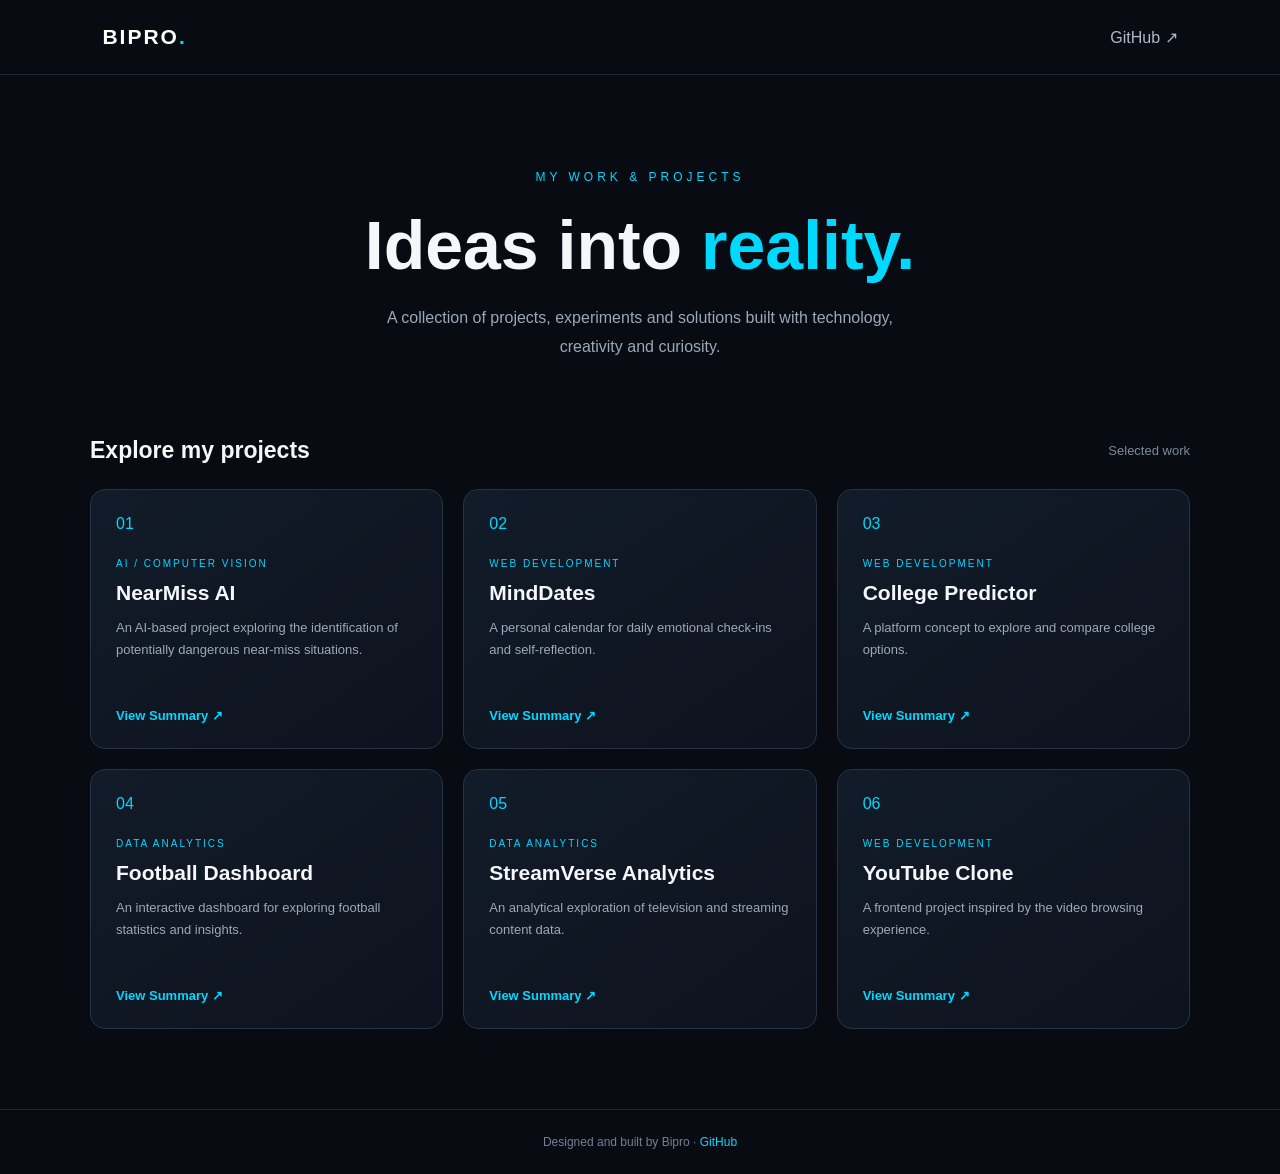
<file: index.html>
<!DOCTYPE html>
<html lang="en">
<head>
    <meta charset="UTF-8">
    <meta name="viewport" content="width=device-width, initial-scale=1.0">
    <title>Projects | Bipro</title>
    <link rel="stylesheet" href="style.css">
</head>
<body>

<header class="navbar">
    <a href="index.html" class="logo">BIPRO<span>.</span></a>
    <a href="https://github.com/bepro45" class="nav-link">GitHub ↗</a>
</header>

<main class="container">

    <section class="hero">
        <p class="eyebrow">MY WORK & PROJECTS</p>
        <h1>Ideas into <span>reality.</span></h1>
        <p class="hero-text">
            A collection of projects, experiments and solutions
            built with technology, creativity and curiosity.
        </p>
    </section>

    <section class="projects-section">
        <div class="section-heading">
            <h2>Explore my projects</h2>
            <span>Selected work</span>
        </div>

        <div class="project-grid">

            <article class="project-card">
                <div class="project-icon">01</div>
                <p class="category">AI / COMPUTER VISION</p>
                <h3>NearMiss AI</h3>
                <p>An AI-based project exploring the identification of potentially dangerous near-miss situations.</p>
                <a href="projects/nearmiss-ai.html">View Summary ↗</a>
            </article>

            <article class="project-card">
                <div class="project-icon">02</div>
                <p class="category">WEB DEVELOPMENT</p>
                <h3>MindDates</h3>
                <p>A personal calendar for daily emotional check-ins and self-reflection.</p>
                <a href="projects/minddates.html">View Summary ↗</a>
            </article>

            <article class="project-card">
                <div class="project-icon">03</div>
                <p class="category">WEB DEVELOPMENT</p>
                <h3>College Predictor</h3>
                <p>A platform concept to explore and compare college options.</p>
                <a href="projects/college-predictor.html">View Summary ↗</a>
            </article>

            <article class="project-card">
                <div class="project-icon">04</div>
                <p class="category">DATA ANALYTICS</p>
                <h3>Football Dashboard</h3>
                <p>An interactive dashboard for exploring football statistics and insights.</p>
                <a href="projects/football-dashboard.html">View Summary ↗</a>
            </article>

            <article class="project-card">
                <div class="project-icon">05</div>
                <p class="category">DATA ANALYTICS</p>
                <h3>StreamVerse Analytics</h3>
                <p>An analytical exploration of television and streaming content data.</p>
                <a href="projects/streamverse.html">View Summary ↗</a>
            </article>

            <article class="project-card">
                <div class="project-icon">06</div>
                <p class="category">WEB DEVELOPMENT</p>
                <h3>YouTube Clone</h3>
                <p>A frontend project inspired by the video browsing experience.</p>
                <a href="projects/youtube-clone.html">View Summary ↗</a>
            </article>

        </div>
    </section>

</main>

<footer>
    Designed and built by Bipro ·
    <a href="https://github.com/bepro45">GitHub</a>
</footer>

</body>
</html>
</file>
<file: style.css>
* {
    margin: 0;
    padding: 0;
    box-sizing: border-box;
}

body {
    background: #080b12;
    color: #f5f7fa;
    font-family: Arial, sans-serif;
    min-height: 100vh;
}

.navbar {
    height: 75px;
    padding: 0 8%;
    display: flex;
    align-items: center;
    justify-content: space-between;
    border-bottom: 1px solid #202938;
}

.logo {
    color: white;
    text-decoration: none;
    font-size: 21px;
    font-weight: bold;
    letter-spacing: 2px;
}

.logo span,
.hero h1 span {
    color: #00d9ff;
}

.nav-link {
    color: #aeb9c9;
    text-decoration: none;
}

.container {
    width: min(1100px, 88%);
    margin: auto;
}

.hero {
    padding: 95px 0 75px;
    text-align: center;
}

.eyebrow {
    color: #00d9ff;
    font-size: 12px;
    letter-spacing: 4px;
    margin-bottom: 22px;
}

.hero h1 {
    font-size: clamp(40px, 7vw, 68px);
    margin-bottom: 20px;
}

.hero-text {
    color: #9ba8ba;
    line-height: 1.8;
    max-width: 550px;
    margin: auto;
}

.projects-section {
    padding-bottom: 80px;
}

.section-heading {
    display: flex;
    justify-content: space-between;
    align-items: center;
    margin-bottom: 25px;
}

.section-heading h2 {
    font-size: 23px;
}

.section-heading span {
    color: #7d8a9d;
    font-size: 13px;
}

.project-grid {
    display: grid;
    grid-template-columns: repeat(3, 1fr);
    gap: 20px;
}

.project-card {
    background: linear-gradient(145deg, #121b29, #0d131e);
    border: 1px solid #273448;
    border-radius: 15px;
    padding: 25px;
    min-height: 260px;
    display: flex;
    flex-direction: column;
    transition: .25s;
}

.project-card:hover {
    transform: translateY(-6px);
    border-color: #00d9ff;
}

.project-icon {
    color: #00d9ff;
    margin-bottom: 25px;
}

.category {
    color: #00d9ff;
    font-size: 10px;
    letter-spacing: 2px;
    margin-bottom: 12px;
}

.project-card h3 {
    font-size: 21px;
    margin-bottom: 12px;
}

.project-card p:not(.category) {
    color: #9ba8ba;
    font-size: 13px;
    line-height: 1.7;
    margin-bottom: 22px;
}

.project-card a {
    color: #00d9ff;
    text-decoration: none;
    font-size: 13px;
    font-weight: bold;
    margin-top: auto;
}

footer {
    border-top: 1px solid #202938;
    padding: 25px;
    text-align: center;
    color: #718096;
    font-size: 12px;
}

footer a {
    color: #00d9ff;
    text-decoration: none;
}

@media (max-width: 850px) {
    .project-grid {
        grid-template-columns: repeat(2, 1fr);
    }
}

@media (max-width: 550px) {
    .project-grid {
        grid-template-columns: 1fr;
    }

    .hero {
        padding: 65px 0 50px;
    }

    .navbar {
        padding: 0 6%;
    }
}


/* Individual project page */

.project-detail {
    max-width: 850px;
    padding-top: 75px;
    padding-bottom: 80px;
}

.project-detail h1 {
    font-size: clamp(40px, 7vw, 65px);
    margin: 20px 0;
}

.project-detail h1 span {
    color: #00d9ff;
}

.detail-intro {
    color: #aab6c7;
    font-size: 18px;
    line-height: 1.8;
    max-width: 720px;
    margin-bottom: 45px;
}

.detail-section {
    margin-bottom: 35px;
}

.detail-section h2 {
    font-size: 21px;
    margin-bottom: 15px;
}

.detail-section p {
    color: #aab6c7;
    font-size: 15px;
    line-height: 1.9;
}

.tech-stack {
    display: flex;
    gap: 18px;
    margin-top: 20px;
}

.tech-stack img {
    width: 40px;
    height: 40px;
    object-fit: contain;
}
</file>
